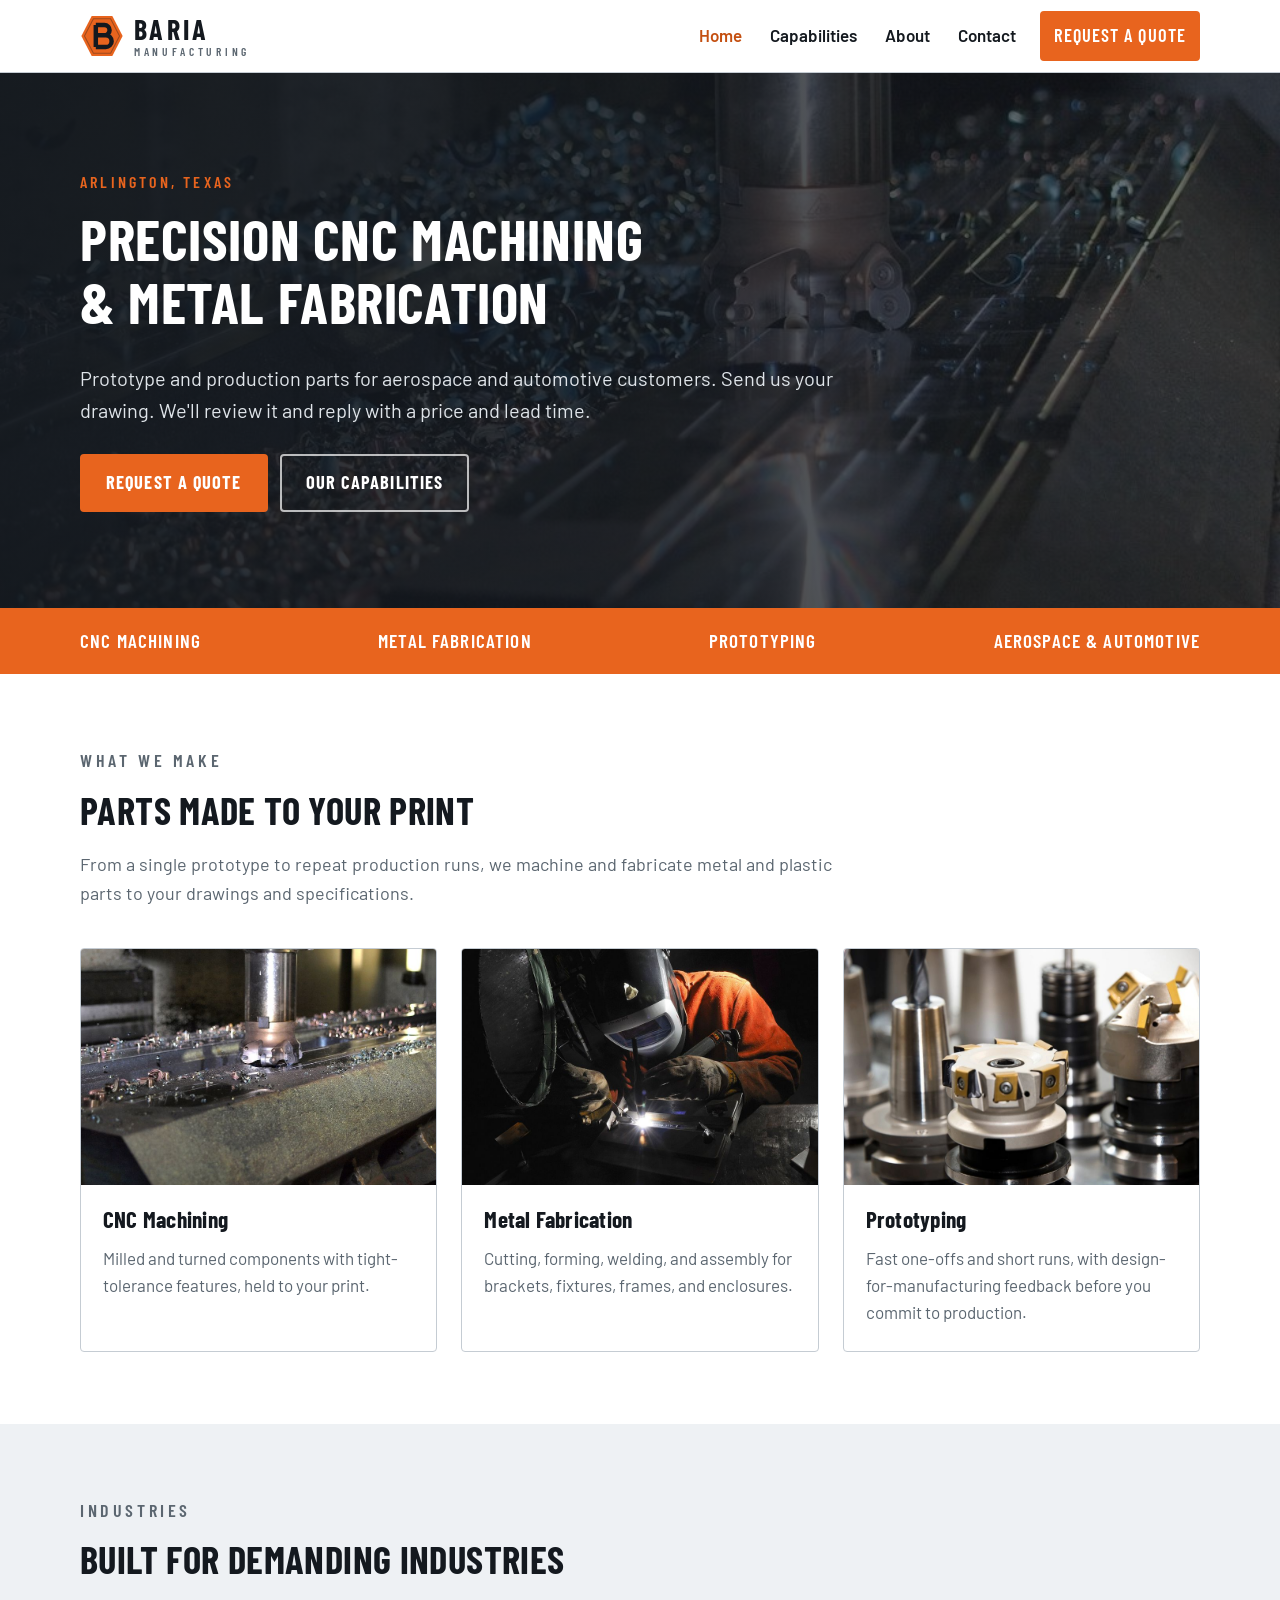
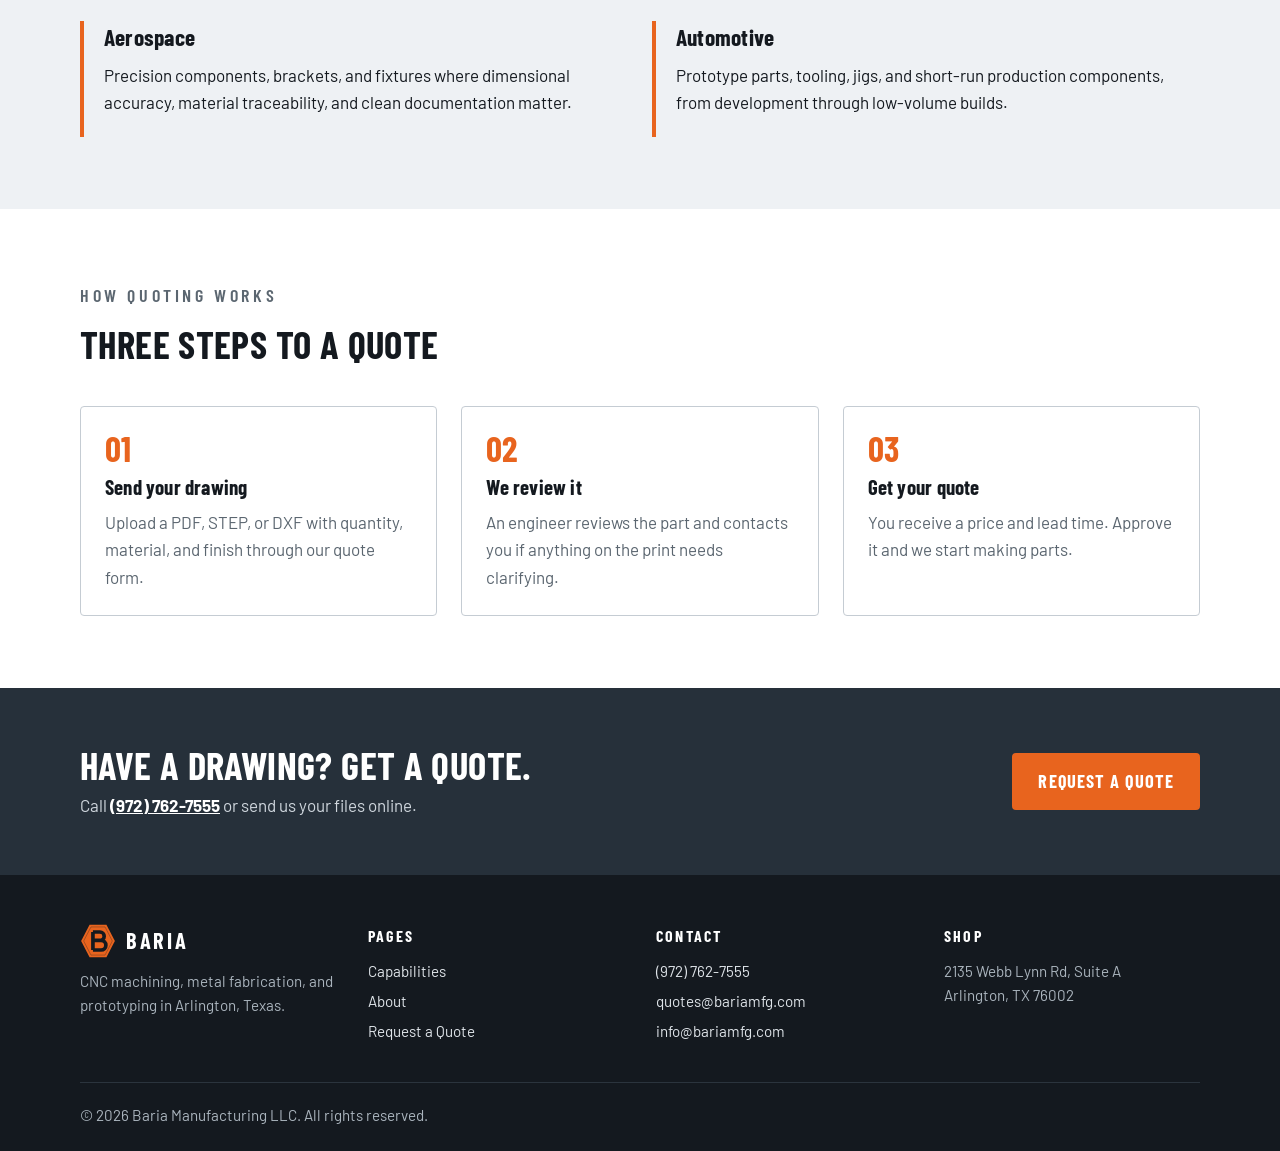
<file: index.html>
<!doctype html>
<html lang="en">
<head>
  <meta charset="utf-8">
  <meta name="viewport" content="width=device-width, initial-scale=1">
  <title>Baria Manufacturing | CNC Machining &amp; Metal Fabrication in Arlington, TX</title>
  <meta name="description" content="Baria Manufacturing is a CNC machining, metal fabrication, and prototyping shop in Arlington, Texas, serving aerospace and automotive customers. Request a quote today.">
  <link rel="canonical" href="https://bariamfg.com/">
  <meta property="og:type" content="website">
  <meta property="og:title" content="Baria Manufacturing | CNC Machining &amp; Metal Fabrication">
  <meta property="og:description" content="CNC machining, metal fabrication, and prototyping in Arlington, Texas for aerospace and automotive customers.">
  <meta property="og:url" content="https://bariamfg.com/">
  <meta property="og:image" content="https://bariamfg.com/img/og-image.jpg">
  <meta name="theme-color" content="#14191f">
  <link rel="icon" href="/favicon.svg" type="image/svg+xml">
  <link rel="apple-touch-icon" href="/img/apple-touch-icon.png">
  <link rel="preconnect" href="https://fonts.googleapis.com">
  <link rel="preconnect" href="https://fonts.gstatic.com" crossorigin>
  <link href="https://fonts.googleapis.com/css2?family=Barlow:wght@400;600;700&family=Barlow+Condensed:wght@600;700&display=swap" rel="stylesheet">
  <link rel="stylesheet" href="/styles.css">
  <script src="/script.js"></script>
  <script type="application/ld+json">
  {
    "@context": "https://schema.org",
    "@type": "LocalBusiness",
    "@id": "https://bariamfg.com/#business",
    "name": "Baria Manufacturing",
    "legalName": "Baria Manufacturing LLC",
    "description": "CNC machining, metal fabrication, and prototyping for aerospace and automotive customers.",
    "url": "https://bariamfg.com/",
    "logo": "https://bariamfg.com/img/logo-512.png",
    "image": "https://bariamfg.com/img/og-image.jpg",
    "telephone": "+1-972-762-7555",
    "email": "quotes@bariamfg.com",
    "address": {
      "@type": "PostalAddress",
      "streetAddress": "2135 Webb Lynn Rd, Suite A",
      "addressLocality": "Arlington",
      "addressRegion": "TX",
      "postalCode": "76002",
      "addressCountry": "US"
    },
    "areaServed": ["Arlington, TX", "Dallas–Fort Worth, TX", "United States"],
    "knowsAbout": ["CNC machining", "CNC milling", "CNC turning", "Metal fabrication", "Prototyping"],
    "employee": {
      "@type": "Person",
      "name": "Cuong Ngo",
      "jobTitle": "Shop Manager & Engineer"
    }
  }
  </script>
</head>
<body>
  <a class="skip" href="#main">Skip to content</a>

  <header class="site-header">
    <div class="wrap">
      <a class="brand" href="/" aria-label="Baria Manufacturing home">
        <img src="/img/logo-mark.svg" alt="" width="44" height="44">
        <span class="brand-text"><strong>BARIA</strong><span>MANUFACTURING</span></span>
      </a>
      <button class="nav-toggle" aria-expanded="false" aria-controls="site-nav">Menu</button>
      <nav class="nav" id="site-nav" aria-label="Main">
        <a href="/" aria-current="page">Home</a>
        <a href="/capabilities.html">Capabilities</a>
        <a href="/about.html">About</a>
        <a href="/contact.html">Contact</a>
        <a class="btn" href="/contact.html">Request a Quote</a>
      </nav>
    </div>
  </header>

  <main id="main">
    <section class="hero">
      <div class="wrap">
        <p class="eyebrow">Arlington, Texas</p>
        <h1>Precision CNC Machining<br>&amp; Metal Fabrication</h1>
        <p class="lead">Prototype and production parts for aerospace and automotive customers. Send us your drawing. We'll review it and reply with a price and lead time.</p>
        <div class="hero-actions">
          <a class="btn" href="/contact.html">Request a Quote</a>
          <a class="btn btn-ghost" href="/capabilities.html">Our Capabilities</a>
        </div>
      </div>
    </section>

    <div class="facts">
      <div class="wrap">
        <ul>
          <li>CNC Machining</li>
          <li>Metal Fabrication</li>
          <li>Prototyping</li>
          <li>Aerospace &amp; Automotive</li>
        </ul>
      </div>
    </div>

    <section class="section">
      <div class="wrap">
        <div class="section-head">
          <p class="eyebrow">What we make</p>
          <h2>Parts made to your print</h2>
          <p>From a single prototype to repeat production runs, we machine and fabricate metal and plastic parts to your drawings and specifications.</p>
        </div>
        <div class="grid grid-3">
          <article class="card">
            <img src="/img/cnc-milling.jpg" alt="CNC face mill cutting a steel plate, with metal chips on the table" width="900" height="675" loading="lazy">
            <div class="card-body">
              <h3>CNC Machining</h3>
              <p>Milled and turned components with tight-tolerance features, held to your print.</p>
            </div>
          </article>
          <article class="card">
            <img src="/img/fabrication-welding.jpg" alt="Welder in a protective helmet TIG welding a metal part" width="900" height="598" loading="lazy">
            <div class="card-body">
              <h3>Metal Fabrication</h3>
              <p>Cutting, forming, welding, and assembly for brackets, fixtures, frames, and enclosures.</p>
            </div>
          </article>
          <article class="card">
            <img src="/img/prototype-tooling.jpg" alt="CNC tool holders with face mills, drills, and end mills" width="900" height="600" loading="lazy">
            <div class="card-body">
              <h3>Prototyping</h3>
              <p>Fast one-offs and short runs, with design-for-manufacturing feedback before you commit to production.</p>
            </div>
          </article>
        </div>
      </div>
    </section>

    <section class="section section-alt">
      <div class="wrap">
        <div class="section-head">
          <p class="eyebrow">Industries</p>
          <h2>Built for demanding industries</h2>
        </div>
        <div class="grid grid-2">
          <div class="industry">
            <h3>Aerospace</h3>
            <p>Precision components, brackets, and fixtures where dimensional accuracy, material traceability, and clean documentation matter.</p>
          </div>
          <div class="industry">
            <h3>Automotive</h3>
            <p>Prototype parts, tooling, jigs, and short-run production components, from development through low-volume builds.</p>
          </div>
        </div>
      </div>
    </section>

    <section class="section">
      <div class="wrap">
        <div class="section-head">
          <p class="eyebrow">How quoting works</p>
          <h2>Three steps to a quote</h2>
        </div>
        <ol class="steps">
          <li>
            <h3>Send your drawing</h3>
            <p>Upload a PDF, STEP, or DXF with quantity, material, and finish through our quote form.</p>
          </li>
          <li>
            <h3>We review it</h3>
            <p>An engineer reviews the part and contacts you if anything on the print needs clarifying.</p>
          </li>
          <li>
            <h3>Get your quote</h3>
            <p>You receive a price and lead time. Approve it and we start making parts.</p>
          </li>
        </ol>
      </div>
    </section>

    <section class="cta-band">
      <div class="wrap">
        <div>
          <h2>Have a drawing? Get a quote.</h2>
          <p>Call <a class="phone" href="tel:+19727627555">(972) 762-7555</a> or send us your files online.</p>
        </div>
        <a class="btn" href="/contact.html">Request a Quote</a>
      </div>
    </section>
  </main>

  <footer class="site-footer">
    <div class="wrap">
      <div class="footer-grid">
        <div>
          <div class="footer-brand"><img src="/img/logo-mark.svg" alt="" width="36" height="36"><strong>BARIA</strong></div>
          <p>CNC machining, metal fabrication, and prototyping in Arlington, Texas.</p>
        </div>
        <div>
          <h4>Pages</h4>
          <ul>
            <li><a href="/capabilities.html">Capabilities</a></li>
            <li><a href="/about.html">About</a></li>
            <li><a href="/contact.html">Request a Quote</a></li>
          </ul>
        </div>
        <div>
          <h4>Contact</h4>
          <ul>
            <li><a href="tel:+19727627555">(972) 762-7555</a></li>
            <li><a href="mailto:quotes@bariamfg.com">quotes@bariamfg.com</a></li>
            <li><a href="mailto:info@bariamfg.com">info@bariamfg.com</a></li>
          </ul>
        </div>
        <div>
          <h4>Shop</h4>
          <address style="font-style:normal">2135 Webb Lynn Rd, Suite A<br>Arlington, TX 76002</address>
        </div>
      </div>
      <div class="footer-bottom">© 2026 Baria Manufacturing LLC. All rights reserved.</div>
    </div>
  </footer>
</body>
</html>
</file>
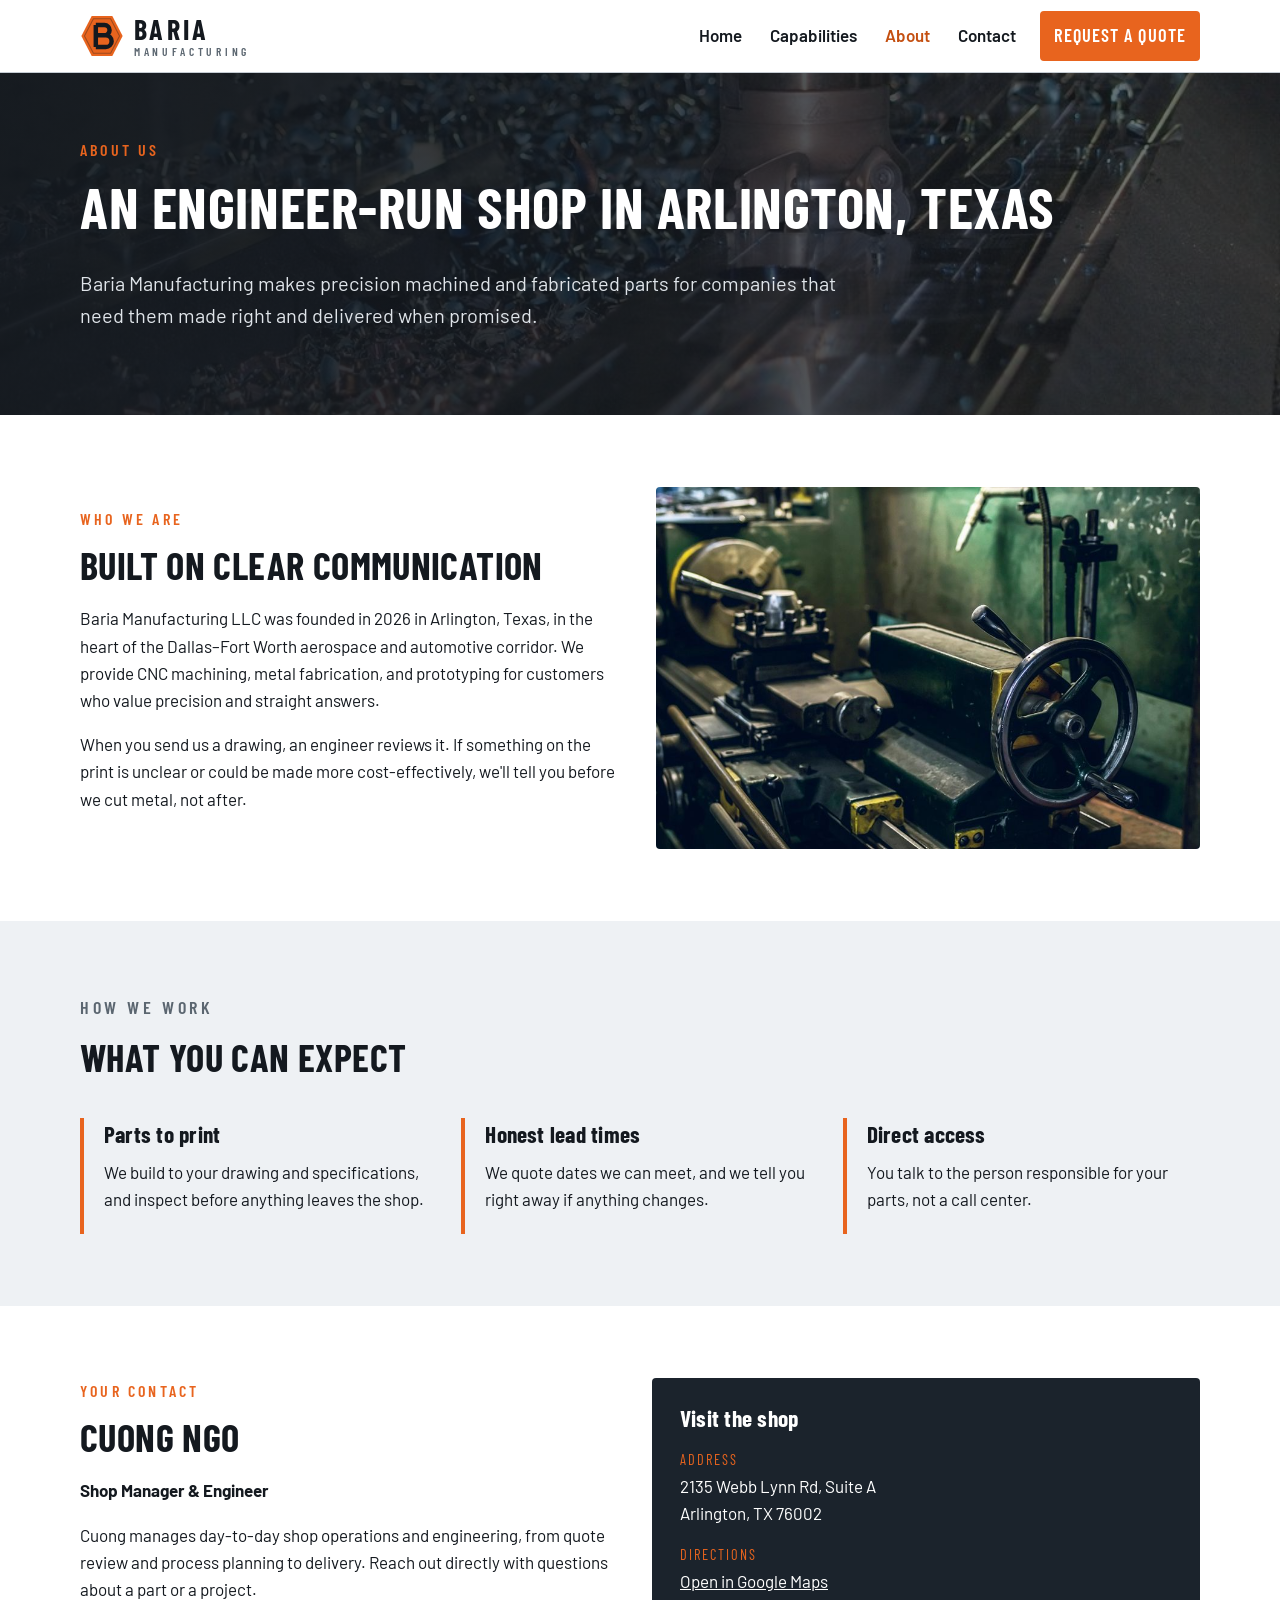
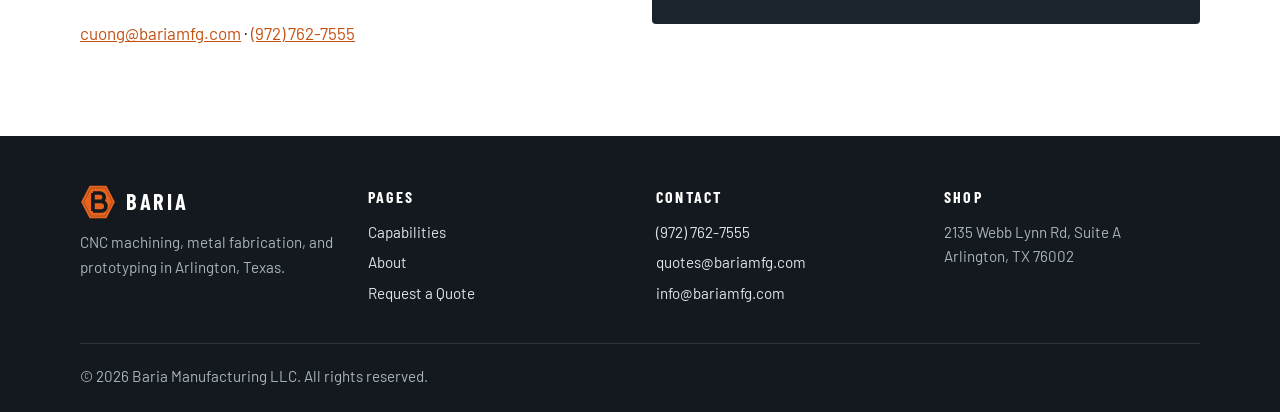
<file: about.html>
<!doctype html>
<html lang="en">
<head>
  <meta charset="utf-8">
  <meta name="viewport" content="width=device-width, initial-scale=1">
  <title>About Baria Manufacturing | Machine Shop in Arlington, Texas</title>
  <meta name="description" content="Baria Manufacturing is an engineer-run CNC machining and fabrication shop in Arlington, Texas, serving aerospace and automotive customers.">
  <link rel="canonical" href="https://bariamfg.com/about.html">
  <meta property="og:type" content="website">
  <meta property="og:title" content="About Baria Manufacturing | Machine Shop in Arlington, Texas">
  <meta property="og:description" content="Baria Manufacturing is an engineer-run CNC machining and fabrication shop in Arlington, Texas, serving aerospace and automotive customers.">
  <meta property="og:url" content="https://bariamfg.com/about.html">
  <meta property="og:image" content="https://bariamfg.com/img/og-image.jpg">
  <meta name="theme-color" content="#14191f">
  <link rel="icon" href="/favicon.svg" type="image/svg+xml">
  <link rel="apple-touch-icon" href="/img/apple-touch-icon.png">
  <link rel="preconnect" href="https://fonts.googleapis.com">
  <link rel="preconnect" href="https://fonts.gstatic.com" crossorigin>
  <link href="https://fonts.googleapis.com/css2?family=Barlow:wght@400;600;700&family=Barlow+Condensed:wght@600;700&display=swap" rel="stylesheet">
  <link rel="stylesheet" href="/styles.css">
  <script src="/script.js"></script>
</head>
<body>
  <a class="skip" href="#main">Skip to content</a>

  <header class="site-header">
    <div class="wrap">
      <a class="brand" href="/" aria-label="Baria Manufacturing home">
        <img src="/img/logo-mark.svg" alt="" width="44" height="44">
        <span class="brand-text"><strong>BARIA</strong><span>MANUFACTURING</span></span>
      </a>
      <button class="nav-toggle" aria-expanded="false" aria-controls="site-nav">Menu</button>
      <nav class="nav" id="site-nav" aria-label="Main">
        <a href="/">Home</a>
        <a href="/capabilities.html">Capabilities</a>
        <a href="/about.html" aria-current="page">About</a>
        <a href="/contact.html">Contact</a>
        <a class="btn" href="/contact.html">Request a Quote</a>
      </nav>
    </div>
  </header>

  <main id="main">
    <section class="hero">
      <div class="wrap page-hero">
        <p class="eyebrow">About us</p>
        <h1>An engineer-run shop in Arlington, Texas</h1>
        <p class="lead">Baria Manufacturing makes precision machined and fabricated parts for companies that need them made right and delivered when promised.</p>
      </div>
    </section>

    <section class="section">
      <div class="wrap">
        <div class="cap">
          <div>
            <p class="eyebrow">Who we are</p>
            <h2>Built on clear communication</h2>
            <p>Baria Manufacturing LLC was founded in 2026 in Arlington, Texas, in the heart of the Dallas–Fort Worth aerospace and automotive corridor. We provide CNC machining, metal fabrication, and prototyping for customers who value precision and straight answers.</p>
            <p>When you send us a drawing, an engineer reviews it. If something on the print is unclear or could be made more cost-effectively, we'll tell you before we cut metal, not after.</p>
          </div>
          <img src="/img/shop-lathe.jpg" alt="Manual lathe carriage and handwheel in a machine shop" width="900" height="600" loading="lazy">
        </div>
      </div>
    </section>

    <section class="section section-alt">
      <div class="wrap">
        <div class="section-head">
          <p class="eyebrow">How we work</p>
          <h2>What you can expect</h2>
        </div>
        <div class="grid grid-3">
          <div class="industry">
            <h3>Parts to print</h3>
            <p>We build to your drawing and specifications, and inspect before anything leaves the shop.</p>
          </div>
          <div class="industry">
            <h3>Honest lead times</h3>
            <p>We quote dates we can meet, and we tell you right away if anything changes.</p>
          </div>
          <div class="industry">
            <h3>Direct access</h3>
            <p>You talk to the person responsible for your parts, not a call center.</p>
          </div>
        </div>
      </div>
    </section>

    <section class="section">
      <div class="wrap">
        <div class="grid grid-2">
          <div>
            <p class="eyebrow">Your contact</p>
            <h2>Cuong Ngo</h2>
            <p><strong>Shop Manager &amp; Engineer</strong></p>
            <p>Cuong manages day-to-day shop operations and engineering, from quote review and process planning to delivery. Reach out directly with questions about a part or a project.</p>
            <p><a href="mailto:cuong@bariamfg.com">cuong@bariamfg.com</a> · <a href="tel:+19727627555">(972) 762-7555</a></p>
          </div>
          <div class="info-card">
            <h3>Visit the shop</h3>
            <dl>
              <dt>Address</dt>
              <dd>2135 Webb Lynn Rd, Suite A<br>Arlington, TX 76002</dd>
              <dt>Directions</dt>
              <dd><a href="https://www.google.com/maps/search/?api=1&amp;query=2135+Webb+Lynn+Rd+Suite+A+Arlington+TX+76002" rel="noopener">Open in Google Maps</a></dd>
            </dl>
          </div>
        </div>
      </div>
    </section>
  </main>

  <footer class="site-footer">
    <div class="wrap">
      <div class="footer-grid">
        <div>
          <div class="footer-brand"><img src="/img/logo-mark.svg" alt="" width="36" height="36"><strong>BARIA</strong></div>
          <p>CNC machining, metal fabrication, and prototyping in Arlington, Texas.</p>
        </div>
        <div>
          <h4>Pages</h4>
          <ul>
            <li><a href="/capabilities.html">Capabilities</a></li>
            <li><a href="/about.html">About</a></li>
            <li><a href="/contact.html">Request a Quote</a></li>
          </ul>
        </div>
        <div>
          <h4>Contact</h4>
          <ul>
            <li><a href="tel:+19727627555">(972) 762-7555</a></li>
            <li><a href="mailto:quotes@bariamfg.com">quotes@bariamfg.com</a></li>
            <li><a href="mailto:info@bariamfg.com">info@bariamfg.com</a></li>
          </ul>
        </div>
        <div>
          <h4>Shop</h4>
          <address style="font-style:normal">2135 Webb Lynn Rd, Suite A<br>Arlington, TX 76002</address>
        </div>
      </div>
      <div class="footer-bottom">© 2026 Baria Manufacturing LLC. All rights reserved.</div>
    </div>
  </footer>
</body>
</html>
</file>
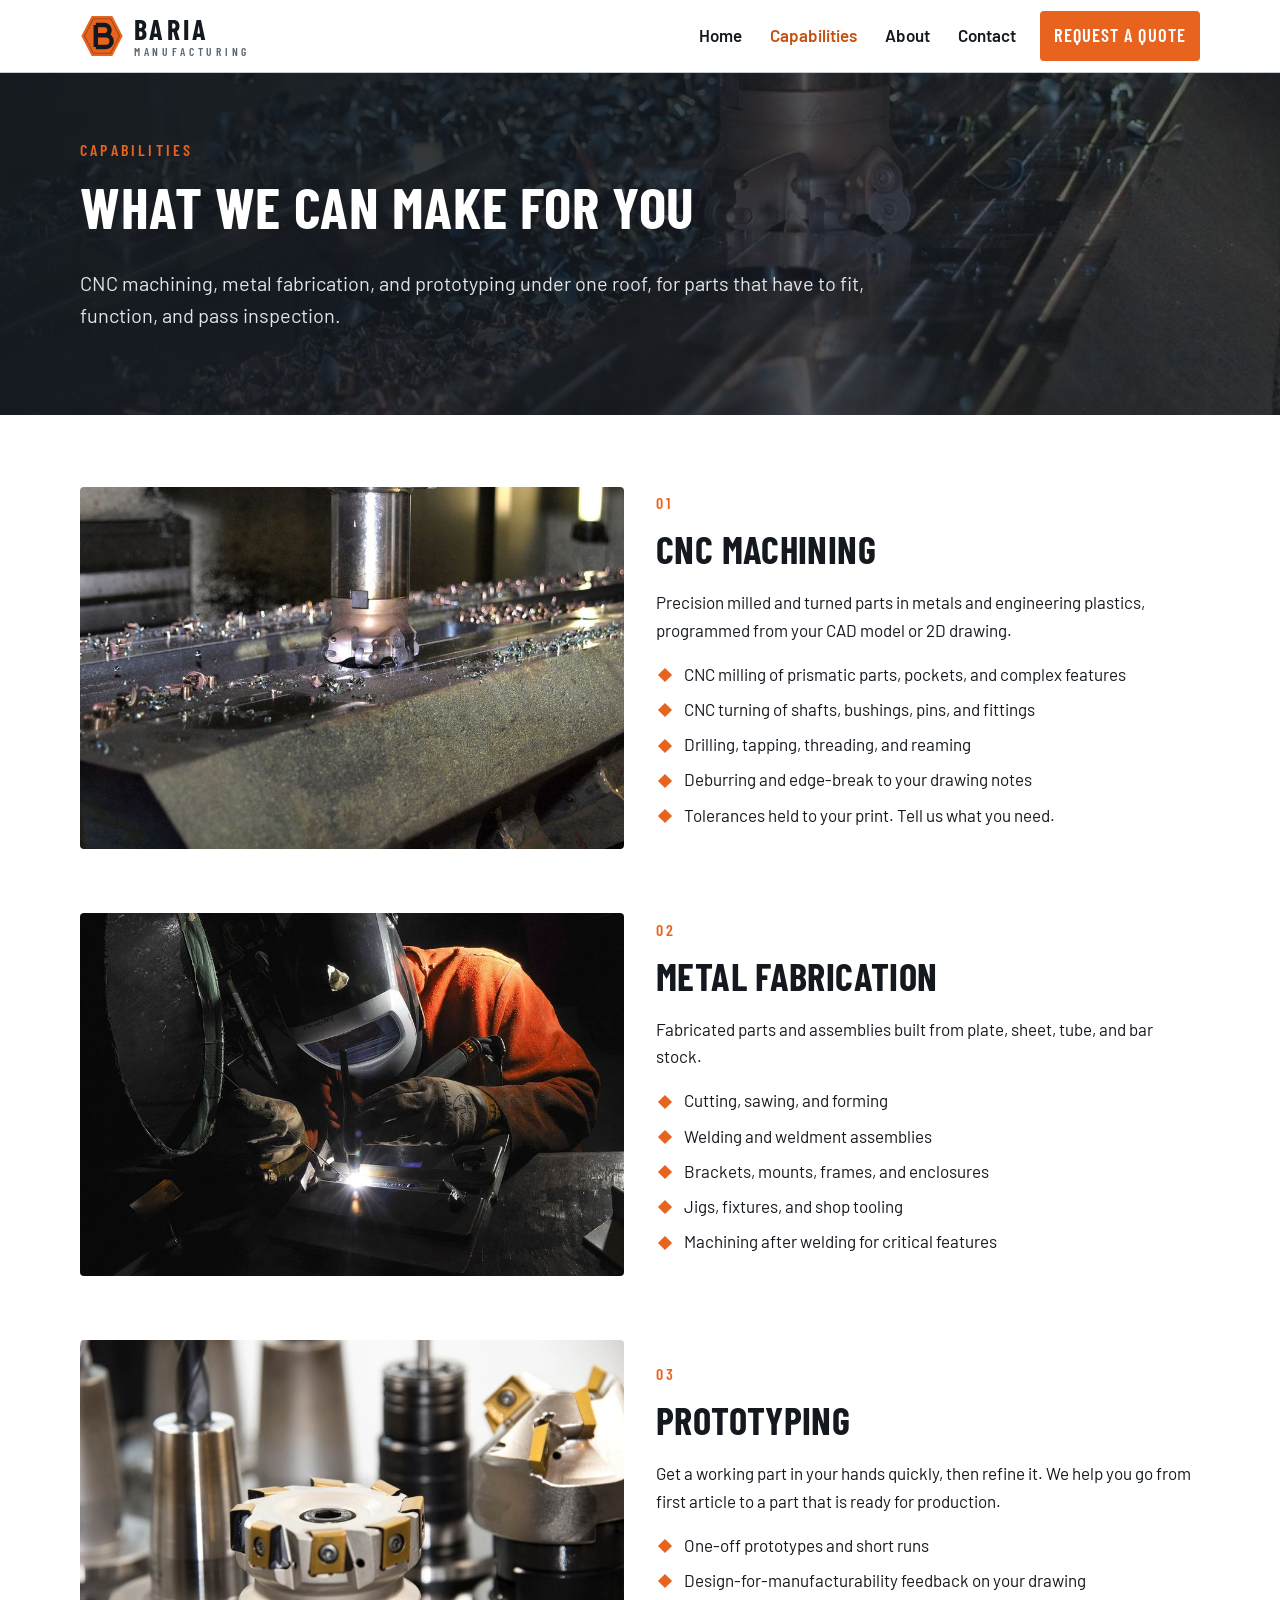
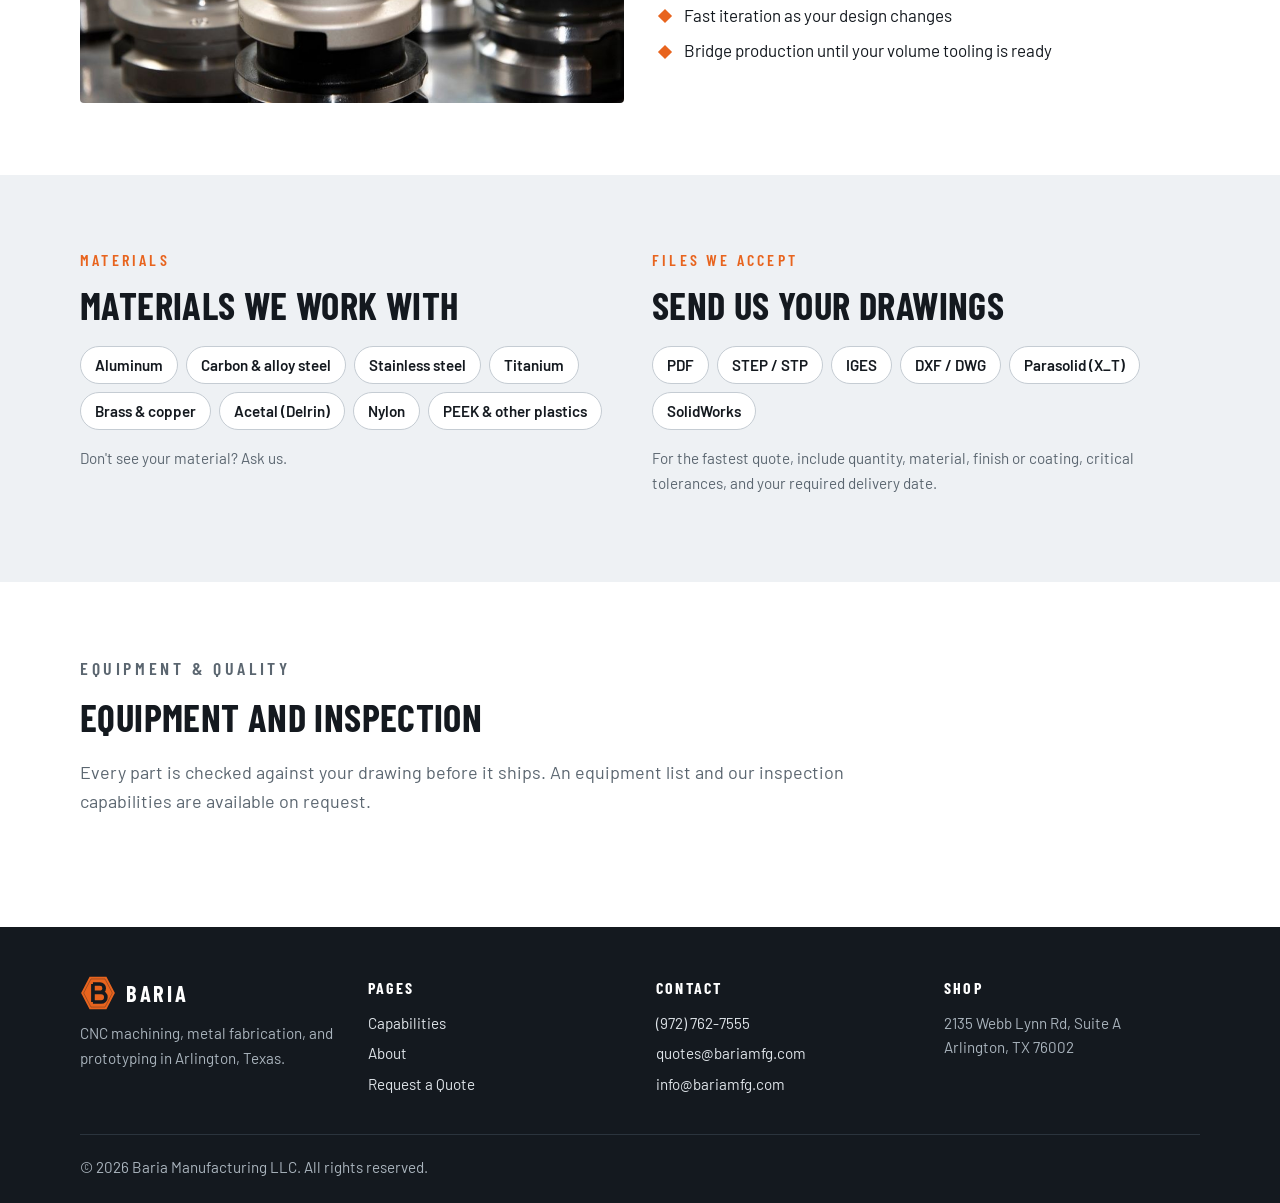
<file: capabilities.html>
<!doctype html>
<html lang="en">
<head>
  <meta charset="utf-8">
  <meta name="viewport" content="width=device-width, initial-scale=1">
  <title>CNC Machining, Fabrication &amp; Prototyping Capabilities | Baria Manufacturing</title>
  <meta name="description" content="CNC milling and turning, metal fabrication and welding, and rapid prototyping in Arlington, TX. Aluminum, steel, stainless, titanium, and plastics. Request a quote.">
  <link rel="canonical" href="https://bariamfg.com/capabilities.html">
  <meta property="og:type" content="website">
  <meta property="og:title" content="CNC Machining, Fabrication &amp; Prototyping Capabilities | Baria Manufacturing">
  <meta property="og:description" content="CNC milling and turning, metal fabrication and welding, and rapid prototyping in Arlington, TX. Aluminum, steel, stainless, titanium, and plastics. Request a quote.">
  <meta property="og:url" content="https://bariamfg.com/capabilities.html">
  <meta property="og:image" content="https://bariamfg.com/img/og-image.jpg">
  <meta name="theme-color" content="#14191f">
  <link rel="icon" href="/favicon.svg" type="image/svg+xml">
  <link rel="apple-touch-icon" href="/img/apple-touch-icon.png">
  <link rel="preconnect" href="https://fonts.googleapis.com">
  <link rel="preconnect" href="https://fonts.gstatic.com" crossorigin>
  <link href="https://fonts.googleapis.com/css2?family=Barlow:wght@400;600;700&family=Barlow+Condensed:wght@600;700&display=swap" rel="stylesheet">
  <link rel="stylesheet" href="/styles.css">
  <script src="/script.js"></script>
</head>
<body>
  <a class="skip" href="#main">Skip to content</a>

  <header class="site-header">
    <div class="wrap">
      <a class="brand" href="/" aria-label="Baria Manufacturing home">
        <img src="/img/logo-mark.svg" alt="" width="44" height="44">
        <span class="brand-text"><strong>BARIA</strong><span>MANUFACTURING</span></span>
      </a>
      <button class="nav-toggle" aria-expanded="false" aria-controls="site-nav">Menu</button>
      <nav class="nav" id="site-nav" aria-label="Main">
        <a href="/">Home</a>
        <a href="/capabilities.html" aria-current="page">Capabilities</a>
        <a href="/about.html">About</a>
        <a href="/contact.html">Contact</a>
        <a class="btn" href="/contact.html">Request a Quote</a>
      </nav>
    </div>
  </header>

  <main id="main">
    <section class="hero">
      <div class="wrap page-hero">
        <p class="eyebrow">Capabilities</p>
        <h1>What we can make for you</h1>
        <p class="lead">CNC machining, metal fabrication, and prototyping under one roof, for parts that have to fit, function, and pass inspection.</p>
      </div>
    </section>

    <section class="section">
      <div class="wrap">
        <div class="cap">
          <img src="/img/cnc-milling.jpg" alt="Face mill machining a steel workpiece on a CNC mill" width="900" height="675" loading="lazy">
          <div>
            <p class="eyebrow">01</p>
            <h2>CNC Machining</h2>
            <p>Precision milled and turned parts in metals and engineering plastics, programmed from your CAD model or 2D drawing.</p>
            <ul class="checklist">
              <li>CNC milling of prismatic parts, pockets, and complex features</li>
              <li>CNC turning of shafts, bushings, pins, and fittings</li>
              <li>Drilling, tapping, threading, and reaming</li>
              <li>Deburring and edge-break to your drawing notes</li>
              <li>Tolerances held to your print. Tell us what you need.</li>
            </ul>
          </div>
        </div>

        <div class="cap">
          <img src="/img/fabrication-welding.jpg" alt="TIG welding a metal assembly" width="900" height="598" loading="lazy">
          <div>
            <p class="eyebrow">02</p>
            <h2>Metal Fabrication</h2>
            <p>Fabricated parts and assemblies built from plate, sheet, tube, and bar stock.</p>
            <ul class="checklist">
              <li>Cutting, sawing, and forming</li>
              <li>Welding and weldment assemblies</li>
              <li>Brackets, mounts, frames, and enclosures</li>
              <li>Jigs, fixtures, and shop tooling</li>
              <li>Machining after welding for critical features</li>
            </ul>
          </div>
        </div>

        <div class="cap">
          <img src="/img/prototype-tooling.jpg" alt="Assortment of CNC cutting tools in tool holders" width="900" height="600" loading="lazy">
          <div>
            <p class="eyebrow">03</p>
            <h2>Prototyping</h2>
            <p>Get a working part in your hands quickly, then refine it. We help you go from first article to a part that is ready for production.</p>
            <ul class="checklist">
              <li>One-off prototypes and short runs</li>
              <li>Design-for-manufacturability feedback on your drawing</li>
              <li>Fast iteration as your design changes</li>
              <li>Bridge production until your volume tooling is ready</li>
            </ul>
          </div>
        </div>
      </div>
    </section>

    <section class="section section-alt">
      <div class="wrap">
        <div class="grid grid-2">
          <div>
            <p class="eyebrow">Materials</p>
            <h2>Materials we work with</h2>
            <!-- EDIT: adjust this list to match the materials you actually cut. -->
            <ul class="tags">
              <li>Aluminum</li>
              <li>Carbon &amp; alloy steel</li>
              <li>Stainless steel</li>
              <li>Titanium</li>
              <li>Brass &amp; copper</li>
              <li>Acetal (Delrin)</li>
              <li>Nylon</li>
              <li>PEEK &amp; other plastics</li>
            </ul>
            <p class="note" style="margin-top:16px">Don't see your material? Ask us.</p>
          </div>
          <div>
            <p class="eyebrow">Files we accept</p>
            <h2>Send us your drawings</h2>
            <ul class="tags">
              <li>PDF</li>
              <li>STEP / STP</li>
              <li>IGES</li>
              <li>DXF / DWG</li>
              <li>Parasolid (X_T)</li>
              <li>SolidWorks</li>
            </ul>
            <p class="note" style="margin-top:16px">For the fastest quote, include quantity, material, finish or coating, critical tolerances, and your required delivery date.</p>
          </div>
        </div>
      </div>
    </section>

    <section class="section">
      <div class="wrap">
        <div class="section-head">
          <p class="eyebrow">Equipment &amp; quality</p>
          <h2>Equipment and inspection</h2>
          <p>Every part is checked against your drawing before it ships. An equipment list and our inspection capabilities are available on request.</p>
        </div>
        <!--
          EDIT: when you're ready to list machines, certifications, and tolerances,
          replace this comment with a list like the one below and delete the "available on request" sentence above.
          Only list certifications you actually hold.

          <ul class="checklist">
            <li>[Machine make/model] — [type, e.g. 3-axis vertical machining center, travel X x Y x Z]</li>
            <li>[Machine make/model] — [type, e.g. CNC lathe, max diameter]</li>
            <li>[Inspection equipment, e.g. height gauge, micrometers, CMM]</li>
            <li>Typical tolerance: ±[0.00X] in</li>
            <li>Certifications: [e.g. ISO 9001 / AS9100 — only if certified]</li>
          </ul>
        -->
      </div>
    </section>
  </main>

  <footer class="site-footer">
    <div class="wrap">
      <div class="footer-grid">
        <div>
          <div class="footer-brand"><img src="/img/logo-mark.svg" alt="" width="36" height="36"><strong>BARIA</strong></div>
          <p>CNC machining, metal fabrication, and prototyping in Arlington, Texas.</p>
        </div>
        <div>
          <h4>Pages</h4>
          <ul>
            <li><a href="/capabilities.html">Capabilities</a></li>
            <li><a href="/about.html">About</a></li>
            <li><a href="/contact.html">Request a Quote</a></li>
          </ul>
        </div>
        <div>
          <h4>Contact</h4>
          <ul>
            <li><a href="tel:+19727627555">(972) 762-7555</a></li>
            <li><a href="mailto:quotes@bariamfg.com">quotes@bariamfg.com</a></li>
            <li><a href="mailto:info@bariamfg.com">info@bariamfg.com</a></li>
          </ul>
        </div>
        <div>
          <h4>Shop</h4>
          <address style="font-style:normal">2135 Webb Lynn Rd, Suite A<br>Arlington, TX 76002</address>
        </div>
      </div>
      <div class="footer-bottom">© 2026 Baria Manufacturing LLC. All rights reserved.</div>
    </div>
  </footer>
</body>
</html>
</file>
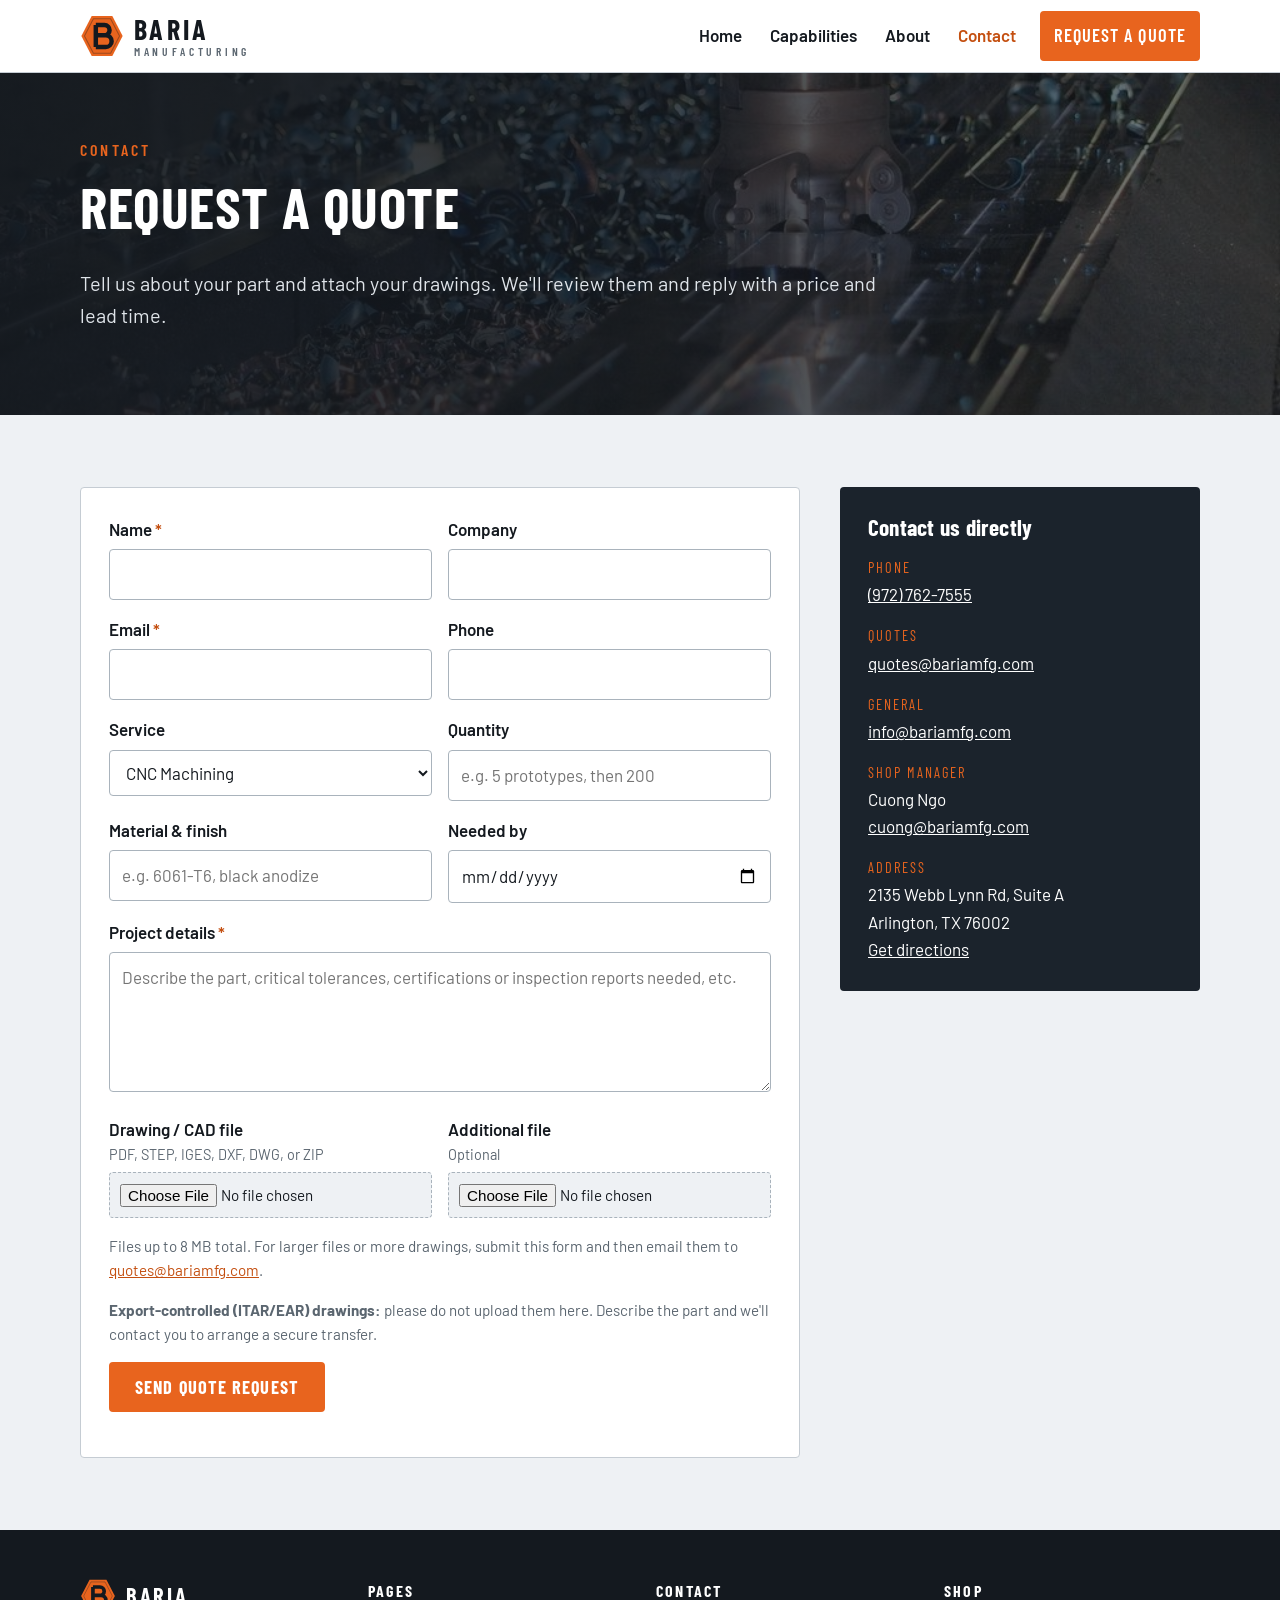
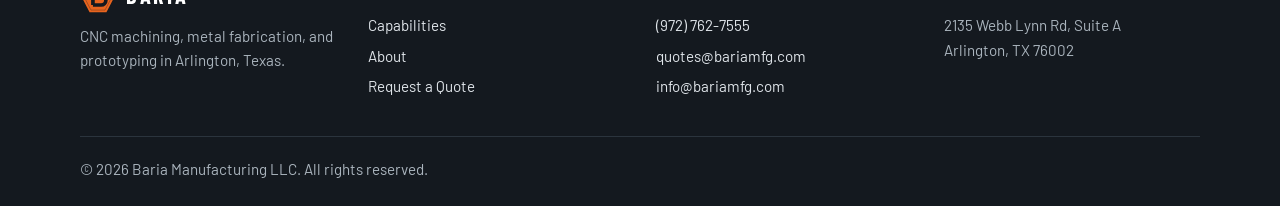
<file: contact.html>
<!doctype html>
<html lang="en">
<head>
  <meta charset="utf-8">
  <meta name="viewport" content="width=device-width, initial-scale=1">
  <title>Request a Quote | Baria Manufacturing, Arlington TX</title>
  <meta name="description" content="Request a quote for CNC machining, metal fabrication, or prototyping. Upload your drawings (PDF, STEP, DXF) and Baria Manufacturing will reply with price and lead time.">
  <link rel="canonical" href="https://bariamfg.com/contact.html">
  <meta property="og:type" content="website">
  <meta property="og:title" content="Request a Quote | Baria Manufacturing, Arlington TX">
  <meta property="og:description" content="Request a quote for CNC machining, metal fabrication, or prototyping. Upload your drawings (PDF, STEP, DXF) and Baria Manufacturing will reply with price and lead time.">
  <meta property="og:url" content="https://bariamfg.com/contact.html">
  <meta property="og:image" content="https://bariamfg.com/img/og-image.jpg">
  <meta name="theme-color" content="#14191f">
  <link rel="icon" href="/favicon.svg" type="image/svg+xml">
  <link rel="apple-touch-icon" href="/img/apple-touch-icon.png">
  <link rel="preconnect" href="https://fonts.googleapis.com">
  <link rel="preconnect" href="https://fonts.gstatic.com" crossorigin>
  <link href="https://fonts.googleapis.com/css2?family=Barlow:wght@400;600;700&family=Barlow+Condensed:wght@600;700&display=swap" rel="stylesheet">
  <link rel="stylesheet" href="/styles.css">
  <script src="/script.js"></script>
  <script type="application/ld+json">
  {
    "@context": "https://schema.org",
    "@type": "LocalBusiness",
    "@id": "https://bariamfg.com/#business",
    "name": "Baria Manufacturing",
    "legalName": "Baria Manufacturing LLC",
    "description": "CNC machining, metal fabrication, and prototyping for aerospace and automotive customers.",
    "url": "https://bariamfg.com/",
    "logo": "https://bariamfg.com/img/logo-512.png",
    "image": "https://bariamfg.com/img/og-image.jpg",
    "telephone": "+1-972-762-7555",
    "email": "quotes@bariamfg.com",
    "address": {
      "@type": "PostalAddress",
      "streetAddress": "2135 Webb Lynn Rd, Suite A",
      "addressLocality": "Arlington",
      "addressRegion": "TX",
      "postalCode": "76002",
      "addressCountry": "US"
    },
    "areaServed": ["Arlington, TX", "Dallas–Fort Worth, TX", "United States"],
    "knowsAbout": ["CNC machining", "CNC milling", "CNC turning", "Metal fabrication", "Prototyping"],
    "employee": {
      "@type": "Person",
      "name": "Cuong Ngo",
      "jobTitle": "Shop Manager & Engineer"
    }
  }
  </script>
</head>
<body>
  <a class="skip" href="#main">Skip to content</a>

  <header class="site-header">
    <div class="wrap">
      <a class="brand" href="/" aria-label="Baria Manufacturing home">
        <img src="/img/logo-mark.svg" alt="" width="44" height="44">
        <span class="brand-text"><strong>BARIA</strong><span>MANUFACTURING</span></span>
      </a>
      <button class="nav-toggle" aria-expanded="false" aria-controls="site-nav">Menu</button>
      <nav class="nav" id="site-nav" aria-label="Main">
        <a href="/">Home</a>
        <a href="/capabilities.html">Capabilities</a>
        <a href="/about.html">About</a>
        <a href="/contact.html" aria-current="page">Contact</a>
        <a class="btn" href="/contact.html">Request a Quote</a>
      </nav>
    </div>
  </header>

  <main id="main">
    <section class="hero">
      <div class="wrap page-hero">
        <p class="eyebrow">Contact</p>
        <h1>Request a Quote</h1>
        <p class="lead">Tell us about your part and attach your drawings. We'll review them and reply with a price and lead time.</p>
      </div>
    </section>

    <section class="section section-alt">
      <div class="wrap contact-grid">
        <div class="form-card">
          <form name="quote" method="POST" action="https://bariamfg.netlify.app/thanks" enctype="multipart/form-data" data-netlify="true" netlify-honeypot="company-website">
            <input type="hidden" name="form-name" value="quote">
            <p class="hidden"><label>Leave this empty: <input name="company-website" tabindex="-1" autocomplete="off"></label></p>
            <input type="hidden" name="subject" value="New quote request from bariamfg.com">

            <div class="form-row">
              <div class="field">
                <label for="name">Name <span class="req">*</span></label>
                <input id="name" name="name" type="text" autocomplete="name" required>
              </div>
              <div class="field">
                <label for="company">Company</label>
                <input id="company" name="company" type="text" autocomplete="organization">
              </div>
            </div>
            <div class="form-row">
              <div class="field">
                <label for="email">Email <span class="req">*</span></label>
                <input id="email" name="email" type="email" autocomplete="email" required>
              </div>
              <div class="field">
                <label for="phone">Phone</label>
                <input id="phone" name="phone" type="tel" autocomplete="tel">
              </div>
            </div>
            <div class="form-row">
              <div class="field">
                <label for="service">Service</label>
                <select id="service" name="service">
                  <option>CNC Machining</option>
                  <option>Metal Fabrication</option>
                  <option>Prototyping</option>
                  <option>Not sure / Multiple</option>
                </select>
              </div>
              <div class="field">
                <label for="quantity">Quantity</label>
                <input id="quantity" name="quantity" type="text" placeholder="e.g. 5 prototypes, then 200">
              </div>
            </div>
            <div class="form-row">
              <div class="field">
                <label for="material">Material &amp; finish</label>
                <input id="material" name="material" type="text" placeholder="e.g. 6061-T6, black anodize">
              </div>
              <div class="field">
                <label for="needed">Needed by</label>
                <input id="needed" name="needed-by" type="date">
              </div>
            </div>
            <div class="field">
              <label for="details">Project details <span class="req">*</span></label>
              <textarea id="details" name="details" required placeholder="Describe the part, critical tolerances, certifications or inspection reports needed, etc."></textarea>
            </div>
            <div class="form-row">
              <div class="field">
                <label for="drawing1">Drawing / CAD file
                  <span class="hint">PDF, STEP, IGES, DXF, DWG, or ZIP</span></label>
                <input id="drawing1" name="drawing1" type="file" accept=".pdf,.step,.stp,.igs,.iges,.dxf,.dwg,.x_t,.sldprt,.zip,.png,.jpg,.jpeg">
              </div>
              <div class="field">
                <label for="drawing2">Additional file
                  <span class="hint">Optional</span></label>
                <input id="drawing2" name="drawing2" type="file" accept=".pdf,.step,.stp,.igs,.iges,.dxf,.dwg,.x_t,.sldprt,.zip,.png,.jpg,.jpeg">
              </div>
            </div>
            <p class="note">Files up to 8 MB total. For larger files or more drawings, submit this form and then email them to <a href="mailto:quotes@bariamfg.com">quotes@bariamfg.com</a>.</p>
            <p class="note"><strong>Export-controlled (ITAR/EAR) drawings:</strong> please do not upload them here. Describe the part and we'll contact you to arrange a secure transfer.</p>
            <button class="btn" type="submit">Send Quote Request</button>
            <p id="form-status" class="form-status" role="status" aria-live="polite"></p>
          </form>
        </div>

        <aside class="info-card">
          <h3>Contact us directly</h3>
          <dl>
            <dt>Phone</dt>
            <dd><a href="tel:+19727627555">(972) 762-7555</a></dd>
            <dt>Quotes</dt>
            <dd><a href="mailto:quotes@bariamfg.com">quotes@bariamfg.com</a></dd>
            <dt>General</dt>
            <dd><a href="mailto:info@bariamfg.com">info@bariamfg.com</a></dd>
            <dt>Shop Manager</dt>
            <dd>Cuong Ngo<br><a href="mailto:cuong@bariamfg.com">cuong@bariamfg.com</a></dd>
            <dt>Address</dt>
            <dd>2135 Webb Lynn Rd, Suite A<br>Arlington, TX 76002<br><a href="https://www.google.com/maps/search/?api=1&amp;query=2135+Webb+Lynn+Rd+Suite+A+Arlington+TX+76002" rel="noopener">Get directions</a></dd>
          </dl>
        </aside>
      </div>
    </section>
  </main>

  <footer class="site-footer">
    <div class="wrap">
      <div class="footer-grid">
        <div>
          <div class="footer-brand"><img src="/img/logo-mark.svg" alt="" width="36" height="36"><strong>BARIA</strong></div>
          <p>CNC machining, metal fabrication, and prototyping in Arlington, Texas.</p>
        </div>
        <div>
          <h4>Pages</h4>
          <ul>
            <li><a href="/capabilities.html">Capabilities</a></li>
            <li><a href="/about.html">About</a></li>
            <li><a href="/contact.html">Request a Quote</a></li>
          </ul>
        </div>
        <div>
          <h4>Contact</h4>
          <ul>
            <li><a href="tel:+19727627555">(972) 762-7555</a></li>
            <li><a href="mailto:quotes@bariamfg.com">quotes@bariamfg.com</a></li>
            <li><a href="mailto:info@bariamfg.com">info@bariamfg.com</a></li>
          </ul>
        </div>
        <div>
          <h4>Shop</h4>
          <address style="font-style:normal">2135 Webb Lynn Rd, Suite A<br>Arlington, TX 76002</address>
        </div>
      </div>
      <div class="footer-bottom">© 2026 Baria Manufacturing LLC. All rights reserved.</div>
    </div>
  </footer>
</body>
</html>
</file>
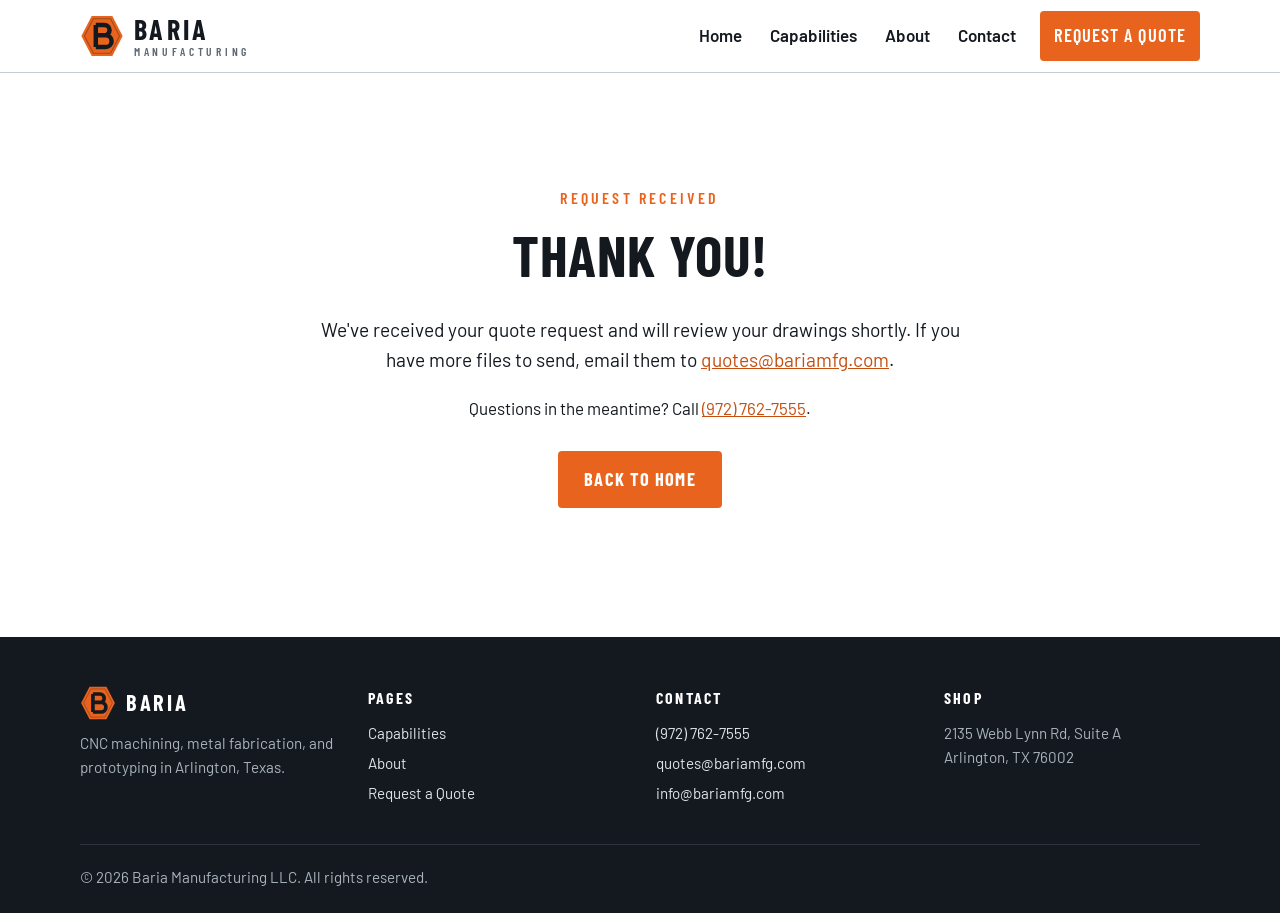
<file: thanks.html>
<!doctype html>
<html lang="en">
<head>
  <meta charset="utf-8">
  <meta name="viewport" content="width=device-width, initial-scale=1">
  <title>Thank You | Baria Manufacturing</title>
  <meta name="description" content="Your quote request has been received by Baria Manufacturing.">
  <meta name="robots" content="noindex">
  <link rel="canonical" href="https://bariamfg.com/thanks.html">
  <meta property="og:type" content="website">
  <meta property="og:title" content="Thank You | Baria Manufacturing">
  <meta property="og:description" content="Your quote request has been received by Baria Manufacturing.">
  <meta property="og:url" content="https://bariamfg.com/thanks.html">
  <meta property="og:image" content="https://bariamfg.com/img/og-image.jpg">
  <meta name="theme-color" content="#14191f">
  <link rel="icon" href="/favicon.svg" type="image/svg+xml">
  <link rel="apple-touch-icon" href="/img/apple-touch-icon.png">
  <link rel="preconnect" href="https://fonts.googleapis.com">
  <link rel="preconnect" href="https://fonts.gstatic.com" crossorigin>
  <link href="https://fonts.googleapis.com/css2?family=Barlow:wght@400;600;700&family=Barlow+Condensed:wght@600;700&display=swap" rel="stylesheet">
  <link rel="stylesheet" href="/styles.css">
  <script src="/script.js"></script>
</head>
<body>
  <a class="skip" href="#main">Skip to content</a>

  <header class="site-header">
    <div class="wrap">
      <a class="brand" href="/" aria-label="Baria Manufacturing home">
        <img src="/img/logo-mark.svg" alt="" width="44" height="44">
        <span class="brand-text"><strong>BARIA</strong><span>MANUFACTURING</span></span>
      </a>
      <button class="nav-toggle" aria-expanded="false" aria-controls="site-nav">Menu</button>
      <nav class="nav" id="site-nav" aria-label="Main">
        <a href="/">Home</a>
        <a href="/capabilities.html">Capabilities</a>
        <a href="/about.html">About</a>
        <a href="/contact.html">Contact</a>
        <a class="btn" href="/contact.html">Request a Quote</a>
      </nav>
    </div>
  </header>

  <main id="main">
    <section class="section">
      <div class="wrap" style="max-width:720px;text-align:center;padding-top:40px;padding-bottom:40px">
        <p class="eyebrow">Request received</p>
        <h1>Thank you!</h1>
        <p class="lead" style="font-size:1.2rem">We've received your quote request and will review your drawings shortly. If you have more files to send, email them to <a href="mailto:quotes@bariamfg.com">quotes@bariamfg.com</a>.</p>
        <p>Questions in the meantime? Call <a href="tel:+19727627555">(972) 762-7555</a>.</p>
        <p style="margin-top:28px"><a class="btn" href="/">Back to Home</a></p>
      </div>
    </section>
  </main>

  <footer class="site-footer">
    <div class="wrap">
      <div class="footer-grid">
        <div>
          <div class="footer-brand"><img src="/img/logo-mark.svg" alt="" width="36" height="36"><strong>BARIA</strong></div>
          <p>CNC machining, metal fabrication, and prototyping in Arlington, Texas.</p>
        </div>
        <div>
          <h4>Pages</h4>
          <ul>
            <li><a href="/capabilities.html">Capabilities</a></li>
            <li><a href="/about.html">About</a></li>
            <li><a href="/contact.html">Request a Quote</a></li>
          </ul>
        </div>
        <div>
          <h4>Contact</h4>
          <ul>
            <li><a href="tel:+19727627555">(972) 762-7555</a></li>
            <li><a href="mailto:quotes@bariamfg.com">quotes@bariamfg.com</a></li>
            <li><a href="mailto:info@bariamfg.com">info@bariamfg.com</a></li>
          </ul>
        </div>
        <div>
          <h4>Shop</h4>
          <address style="font-style:normal">2135 Webb Lynn Rd, Suite A<br>Arlington, TX 76002</address>
        </div>
      </div>
      <div class="footer-bottom">© 2026 Baria Manufacturing LLC. All rights reserved.</div>
    </div>
  </footer>
</body>
</html>
</file>
<file: styles.css>
/* Baria Manufacturing — site styles */
:root {
  --ink: #14191f;
  --steel-900: #1b232c;
  --steel-800: #26303a;
  --steel-600: #5b6670;
  --steel-300: #c5ccd3;
  --steel-100: #eef1f4;
  --paper: #ffffff;
  --accent: #e8641e;
  --accent-dark: #c44f10;
  --radius: 4px;
  --max: 1160px;
  --font: "Barlow", system-ui, -apple-system, "Segoe UI", Roboto, Arial, sans-serif;
  --font-head: "Barlow Condensed", "Arial Narrow", Arial, sans-serif;
}

*, *::before, *::after { box-sizing: border-box; }
html { -webkit-text-size-adjust: 100%; }
body {
  margin: 0;
  font-family: var(--font);
  font-size: 1.0625rem;
  line-height: 1.6;
  color: var(--ink);
  background: var(--paper);
}
img { max-width: 100%; height: auto; display: block; }
a { color: var(--accent-dark); }
a:hover { color: var(--ink); }
h1, h2, h3 {
  font-family: var(--font-head);
  font-weight: 700;
  line-height: 1.1;
  letter-spacing: .01em;
  margin: 0 0 .5em;
}
h1 { font-size: clamp(2.2rem, 5.5vw, 3.6rem); text-transform: uppercase; }
h2 { font-size: clamp(1.7rem, 3.5vw, 2.4rem); text-transform: uppercase; }
h3 { font-size: 1.45rem; }
p { margin: 0 0 1em; }

.wrap { max-width: var(--max); margin: 0 auto; padding: 0 20px; }
.skip { position: absolute; left: -999px; top: 0; background: var(--accent); color: #fff; padding: 8px 12px; z-index: 100; }
.skip:focus { left: 8px; top: 8px; }

/* Header */
.site-header {
  background: var(--paper);
  border-bottom: 1px solid var(--steel-300);
  position: sticky; top: 0; z-index: 50;
}
.site-header .wrap { display: flex; align-items: center; justify-content: space-between; gap: 16px; min-height: 72px; }
.brand { display: flex; align-items: center; gap: 10px; text-decoration: none; color: var(--ink); }
.brand img { width: 44px; height: 44px; }
.brand-text { display: flex; flex-direction: column; font-family: var(--font-head); line-height: 1; }
.brand-text strong { font-size: 1.75rem; letter-spacing: .12em; }
.brand-text span { font-size: .72rem; letter-spacing: .32em; color: var(--steel-600); font-weight: 600; margin-top: 3px; }

.nav { display: flex; align-items: center; gap: 4px; }
.nav a {
  text-decoration: none; color: var(--ink); font-weight: 600;
  padding: 8px 12px; border-radius: var(--radius);
}
.nav a:hover, .nav a[aria-current="page"] { color: var(--accent-dark); }
.nav a.btn { color: #fff; margin-left: 8px; }
.nav-toggle { display: none; }

@media (max-width: 760px) {
  .js .nav-toggle {
    display: inline-flex; align-items: center; gap: 8px;
    background: none; border: 1px solid var(--steel-300); border-radius: var(--radius);
    padding: 8px 12px; font: inherit; font-weight: 600; color: var(--ink); cursor: pointer;
  }
  .site-header .wrap { flex-wrap: wrap; }
  .nav { width: 100%; flex-wrap: wrap; padding-bottom: 12px; }
  .js .nav { display: none; flex-direction: column; align-items: stretch; }
  .js .nav.open { display: flex; }
  .nav a { padding: 12px 8px; border-top: 1px solid var(--steel-100); }
  .nav a.btn { margin: 8px 0 0; text-align: center; }
}

/* Buttons */
.btn {
  display: inline-block; text-decoration: none; font-weight: 700;
  font-family: var(--font-head); font-size: 1.15rem; letter-spacing: .06em; text-transform: uppercase;
  background: var(--accent); color: #fff; padding: 12px 24px;
  border: 2px solid var(--accent); border-radius: var(--radius); cursor: pointer;
  transition: background .15s, border-color .15s;
}
.btn:hover { background: var(--accent-dark); border-color: var(--accent-dark); color: #fff; }
.btn-ghost { background: transparent; border-color: rgba(255,255,255,.7); }
.btn-ghost:hover { background: #fff; border-color: #fff; color: var(--ink); }

/* Hero */
.hero {
  position: relative; color: #fff;
  background: var(--steel-900) url("img/hero-milling.jpg") center / cover no-repeat;
}
.hero::before {
  content: ""; position: absolute; inset: 0;
  background: linear-gradient(90deg, rgba(20,25,31,.94) 0%, rgba(20,25,31,.82) 50%, rgba(20,25,31,.55) 100%);
}
.hero .wrap { position: relative; padding-top: 96px; padding-bottom: 96px; }
.hero p.lead { font-size: 1.25rem; max-width: 40em; color: #dfe4e9; }
.hero .eyebrow, .eyebrow {
  font-family: var(--font-head); text-transform: uppercase; letter-spacing: .2em;
  font-weight: 600; color: var(--accent); margin-bottom: .75em; font-size: 1rem;
}
.hero-actions { display: flex; flex-wrap: wrap; gap: 12px; margin-top: 28px; }
.page-hero { padding-top: 64px !important; padding-bottom: 64px !important; }

/* Sections */
.section { padding: 72px 0; }
.section-alt { background: var(--steel-100); }
.section-dark { background: var(--steel-900); color: #fff; }
.section-dark p { color: #cfd6dd; }
.section-head { max-width: 46em; margin-bottom: 40px; }
.section-head p { color: var(--steel-600); font-size: 1.125rem; }
.section-dark .section-head p { color: #cfd6dd; }

.facts { background: var(--accent); color: #fff; }
.facts ul {
  list-style: none; margin: 0; padding: 18px 0;
  display: flex; flex-wrap: wrap; justify-content: space-between; gap: 8px 24px;
  font-family: var(--font-head); font-weight: 600; font-size: 1.2rem; letter-spacing: .06em; text-transform: uppercase;
}

.grid { display: grid; gap: 24px; }
.grid-3 { grid-template-columns: repeat(auto-fit, minmax(280px, 1fr)); }
.grid-2 { grid-template-columns: repeat(auto-fit, minmax(320px, 1fr)); align-items: start; }

.card { background: var(--paper); border: 1px solid var(--steel-300); border-radius: var(--radius); overflow: hidden; display: flex; flex-direction: column; }
.card img { aspect-ratio: 3 / 2; object-fit: cover; width: 100%; }
.card-body { padding: 22px 22px 8px; }
.card-body p { color: var(--steel-600); }
.card-body ul { padding-left: 1.1em; color: var(--steel-600); margin: 0 0 1em; }

.industry { border-left: 4px solid var(--accent); padding: 4px 0 4px 20px; }

.steps { counter-reset: step; list-style: none; padding: 0; margin: 0; display: grid; gap: 24px; grid-template-columns: repeat(auto-fit, minmax(240px, 1fr)); }
.steps li { counter-increment: step; background: var(--paper); border: 1px solid var(--steel-300); border-radius: var(--radius); padding: 24px; }
.steps li::before {
  content: counter(step, decimal-leading-zero);
  display: block; font-family: var(--font-head); font-weight: 700; font-size: 2.2rem; color: var(--accent); line-height: 1; margin-bottom: 10px;
}
.steps h3 { font-size: 1.3rem; }
.steps p { color: var(--steel-600); margin: 0; }

.cta-band { background: var(--steel-800); color: #fff; padding: 56px 0; }
.cta-band .wrap { display: flex; flex-wrap: wrap; align-items: center; justify-content: space-between; gap: 20px; }
.cta-band h2 { margin: 0; }
.cta-band p { margin: 6px 0 0; color: #cfd6dd; }
.cta-band a.phone { color: #fff; font-weight: 700; }

/* Capabilities detail */
.cap { display: grid; gap: 32px; grid-template-columns: repeat(auto-fit, minmax(320px, 1fr)); align-items: center; }
.cap + .cap { margin-top: 64px; }
.cap img { border-radius: var(--radius); width: 100%; aspect-ratio: 3 / 2; object-fit: cover; }
.checklist { list-style: none; padding: 0; margin: 0 0 1em; }
.checklist li { position: relative; padding-left: 28px; margin-bottom: 8px; }
.checklist li::before { content: ""; position: absolute; left: 4px; top: .55em; width: 10px; height: 10px; background: var(--accent); transform: rotate(45deg); }

.tags { display: flex; flex-wrap: wrap; gap: 8px; list-style: none; padding: 0; margin: 0; }
.tags li { background: var(--paper); border: 1px solid var(--steel-300); border-radius: 999px; padding: 6px 14px; font-weight: 600; font-size: .95rem; }

.note { font-size: .95rem; color: var(--steel-600); }

/* Contact */
.contact-grid { display: grid; gap: 40px; grid-template-columns: minmax(0, 2fr) minmax(260px, 1fr); align-items: start; }
@media (max-width: 860px) { .contact-grid { grid-template-columns: 1fr; } }
.form-card { background: var(--paper); border: 1px solid var(--steel-300); border-radius: var(--radius); padding: 28px; }
.form-row { display: grid; gap: 16px; grid-template-columns: 1fr 1fr; }
@media (max-width: 600px) { .form-row { grid-template-columns: 1fr; } .form-card { padding: 20px; } }
.field { margin-bottom: 16px; }
.field label { display: block; font-weight: 600; margin-bottom: 6px; }
.field .hint { display: block; font-weight: 400; font-size: .9rem; color: var(--steel-600); }
.req { color: var(--accent-dark); }
input[type="text"], input[type="email"], input[type="tel"], input[type="date"], input[type="number"], select, textarea {
  width: 100%; font: inherit; color: var(--ink);
  padding: 11px 12px; border: 1px solid #a9b3bc; border-radius: var(--radius); background: #fff;
}
input[type="file"] { width: 100%; font: inherit; font-size: .95rem; padding: 10px; border: 1px dashed #a9b3bc; border-radius: var(--radius); background: var(--steel-100); }
textarea { min-height: 140px; resize: vertical; }
input:focus, select:focus, textarea:focus, .btn:focus-visible, a:focus-visible { outline: 3px solid rgba(232,100,30,.45); outline-offset: 1px; border-color: var(--accent); }
.hidden { position: absolute; left: -9999px; }
.form-status { margin-top: 12px; font-weight: 600; }
.form-status.error { color: #b3261e; }

.info-card { background: var(--steel-900); color: #fff; border-radius: var(--radius); padding: 28px; }
.info-card h3 { color: #fff; }
.info-card dl { margin: 0; }
.info-card dt { font-family: var(--font-head); text-transform: uppercase; letter-spacing: .14em; color: var(--accent); font-size: .9rem; margin-top: 16px; }
.info-card dd { margin: 2px 0 0; }
.info-card a { color: #fff; }

/* Footer */
.site-footer { background: var(--ink); color: #aab4bd; padding: 48px 0 24px; font-size: .95rem; }
.site-footer a { color: #dfe4e9; text-decoration: none; }
.site-footer a:hover { color: var(--accent); }
.footer-grid { display: grid; gap: 32px; grid-template-columns: repeat(auto-fit, minmax(200px, 1fr)); }
.site-footer h4 { font-family: var(--font-head); color: #fff; text-transform: uppercase; letter-spacing: .14em; margin: 0 0 10px; font-size: 1rem; }
.site-footer ul { list-style: none; padding: 0; margin: 0; }
.site-footer li { margin-bottom: 6px; }
.footer-bottom { border-top: 1px solid #2b343d; margin-top: 32px; padding-top: 20px; }
.footer-brand { display: flex; align-items: center; gap: 10px; margin-bottom: 10px; }
.footer-brand img { width: 36px; height: 36px; }
.footer-brand strong { font-family: var(--font-head); color: #fff; font-size: 1.4rem; letter-spacing: .12em; }
</file>
